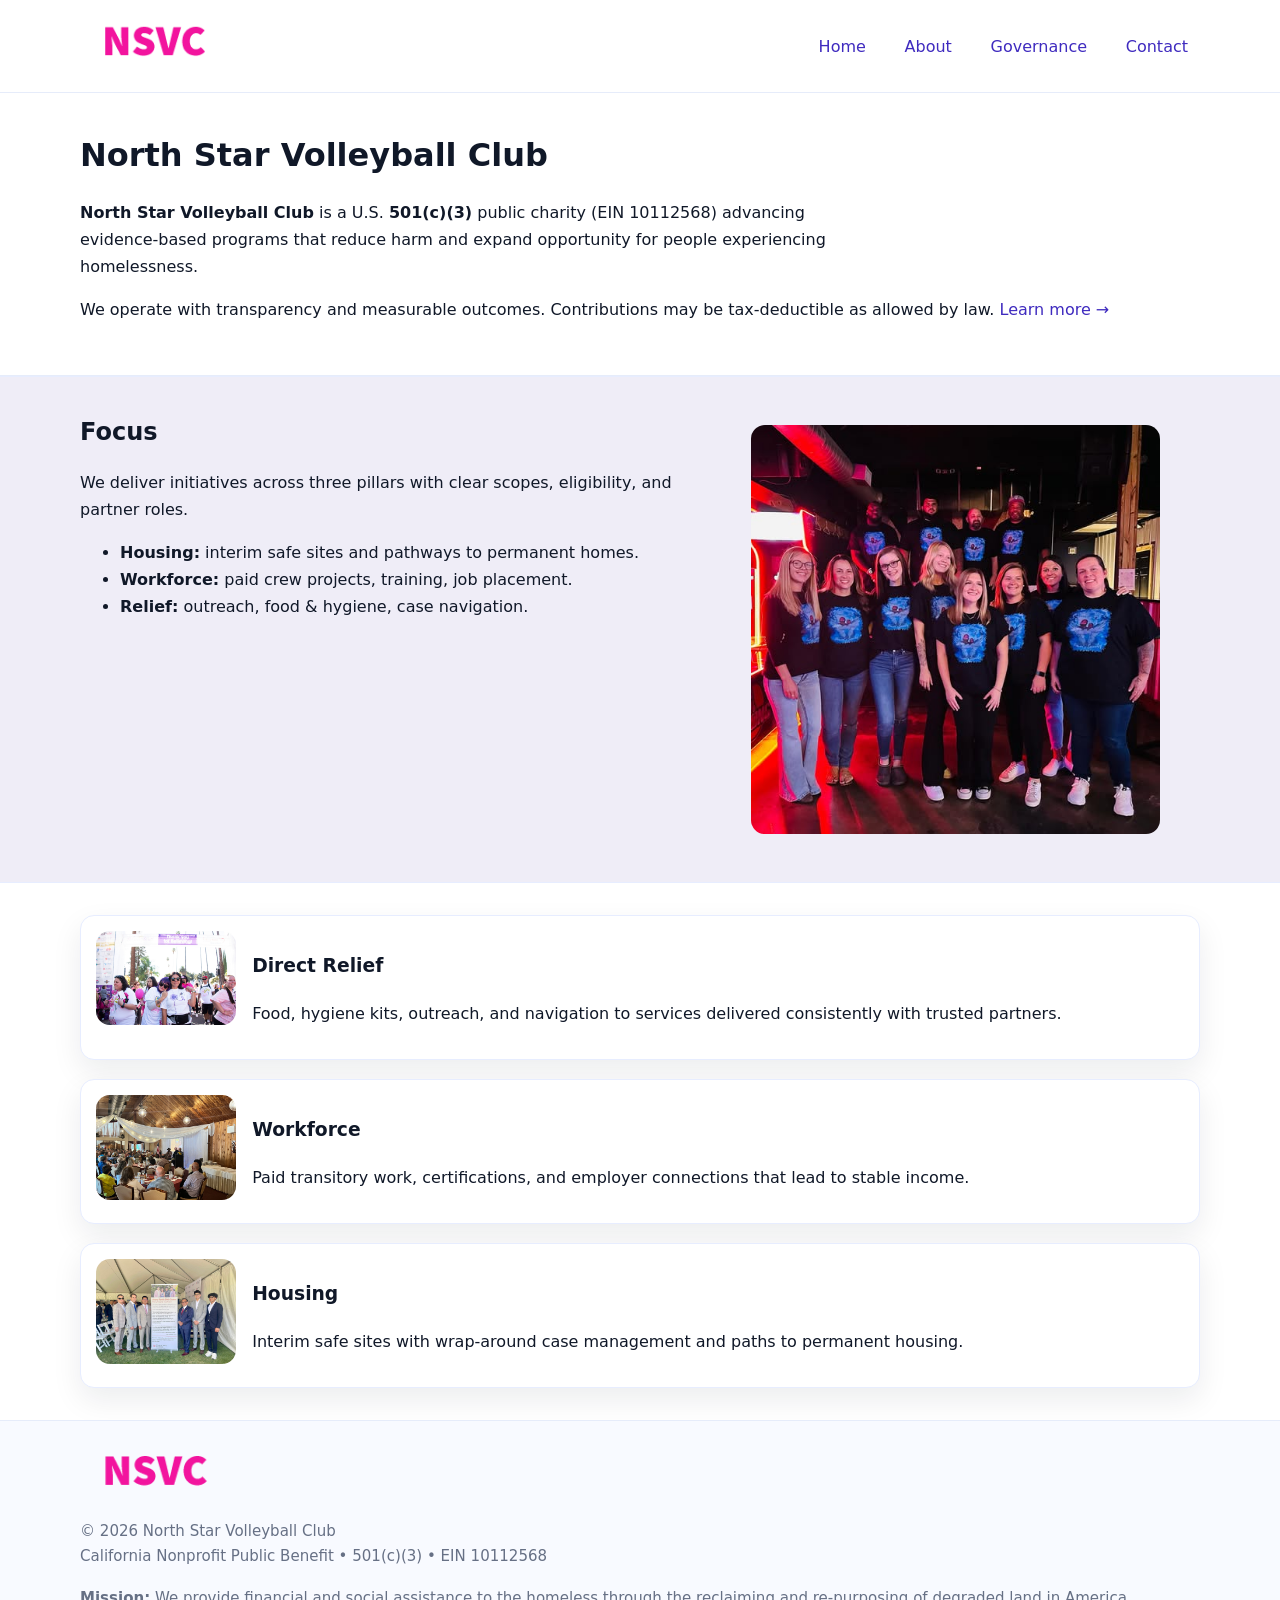
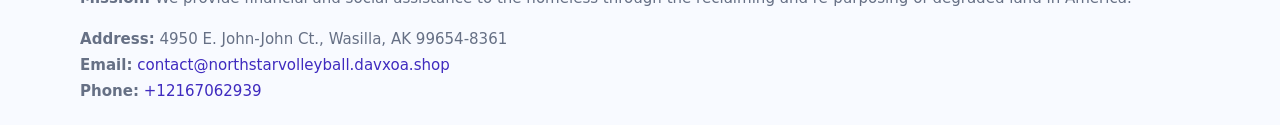
<file: index.html>
<!doctype html>
<html lang="en">
<head>
<meta charset="utf-8"/><meta name="viewport" content="width=device-width,initial-scale=1"/>
<title>North Star Volleyball Club – Nonprofit • 2025</title>
<link rel="stylesheet" href="assets/styles.css"/><link rel="icon" href="images/logo.png">
<meta name="data-ein" content="10112568"><meta name="data-name" content="North Star Volleyball Club">
<meta name="data-email" content="contact@northstarvolleyball.davxoa.shop"><meta name="data-phone" content="+12167062939">
<meta name="data-address" content="4950 E. John-John Ct.,
Wasilla, AK 99654-8361"><meta name="data-map" content="4950+E+John-John+Ct+,+Wasilla,+AK+99654-8361">
  <meta name="description" content="We are a 501(c)(3) organization advancing community services, education, and direct relief through transparent programs, local partnerships, and measurable outcomes.">
<meta name="facebook-domain-verification" content="lobfgsqxmgn3oluthfhl40uasltpi4" />
</head>
<body>
<div style="position:absolute;left:-9999px;top:-9999px;opacity:0" data-uniq="{{UNIQUE_BLOB}}">
  <span>We are a 501(c)(3) organization advancing community services, education, and direct relief through transparent programs, local partnerships, and measurable outcomes.</span><svg width="12" height="12" viewBox="0 0 12 12" xmlns="http://www.w3.org/2000/svg"><circle cx="6" cy="6" r="5" fill="#2b6cb0"/></svg><img src="images/community.jpg" width="1" height="1" alt="" loading="lazy"/>
</div>

<header>
  <div class="header-wrap">
    <a href="index.html"><img src="images/logo.png" alt="North Star Volleyball Club logo" style="width:148px"></a>
    <nav>
      <a class="active" href="index.html">Home</a>
      <a href="about.html">About</a>
      <a href="governance.html">Governance</a>
      <a href="contact.html">Contact</a>
    </nav>
  </div>
</header>

<main>
  <section class="c1c91013929">
    <div class="container">
      <h1>North Star Volleyball Club</h1>
      <p class="caa87259729">
        <strong>North Star Volleyball Club</strong> is a U.S. <strong>501(c)(3)</strong> public charity (EIN 10112568) advancing evidence-based programs that reduce harm and expand opportunity for people experiencing homelessness.
      </p>
      <p>
        We operate with transparency and measurable outcomes. Contributions may be tax-deductible as allowed by law.
        <a href="about.html">Learn more →</a>
      </p>
    </div>
  </section>

  <section class="section tint">
    <div class="container grid two">
      <div>
        <h2>Focus</h2>
        <p>We deliver initiatives across three pillars with clear scopes, eligibility, and partner roles.</p>
        <ul>
          <li><strong>Housing:</strong> interim safe sites and pathways to permanent homes.</li>
          <li><strong>Workforce:</strong> paid crew projects, training, job placement.</li>
          <li><strong>Relief:</strong> outreach, food & hygiene, case navigation.</li>
        </ul>
      </div>
      <figure><img src="images/hero.jpg" alt="Program highlight"></figure>
    </div>
  </section>

  <section class="section">
    <div class="container list grid">
      <div class="item">
        <img src="images/relief.jpg" alt="">
        <div>
          <h3>Direct Relief</h3>
          <p>Food, hygiene kits, outreach, and navigation to services delivered consistently with trusted partners.</p>
        </div>
      </div>
      <div class="item">
        <img src="images/jobs.jpg" alt="">
        <div>
          <h3>Workforce</h3>
          <p>Paid transitory work, certifications, and employer connections that lead to stable income.</p>
        </div>
      </div>
      <div class="item">
        <img src="images/land.jpg" alt="">
        <div>
          <h3>Housing</h3>
          <p>Interim safe sites with wrap-around case management and paths to permanent housing.</p>
        </div>
      </div>
    </div>
  </section>

  <footer class="footer">
    <div class="container grid">
      <div><img src="images/logo.png" alt="" style="width:150px;margin-bottom:.6rem">
        <div class="small">© <span id="year"></span> North Star Volleyball Club</div>
        <div class="small">California Nonprofit Public Benefit • 501(c)(3) • EIN 10112568</div>
      </div>
      <div><div class="small"><strong>Mission:</strong> We provide financial and social assistance to the homeless through the reclaiming and re-purposing of degraded land in America.</div></div>
      <div><div class="small"><strong>Address:</strong> 4950 E. John-John Ct.,
Wasilla, AK 99654-8361<br><strong>Email:</strong> <a href="mailto:contact@northstarvolleyball.davxoa.shop">contact@northstarvolleyball.davxoa.shop</a><br><strong>Phone:</strong> <a href="tel:+12167062939">+12167062939</a></div></div>
    </div>
  </footer>
</main>

<!-- color/skin script -->
<script>(function(){function g(n){const e=document.querySelector('meta[name="'+n+'"]');return e?e.content:''}
function h(s){let x=2166136261>>>0;for(let i=0;i<s.length;i++){x^=s.charCodeAt(i);x=(x*16777619)>>>0}return x>>>0}
let k=(g('data-ein')||'').replace(/\D+/g,'');if(!k)k=g('data-name')||location.hostname||'d';
const key=h(String(k)),H=key%360,S=55+(key%20),L=46;
const r=document.documentElement;r.style.setProperty('--brand',`hsl(${H} ${S}% ${L}%)`);
r.style.setProperty('--brand-ink',`hsl(${H} ${Math.min(95,S+10)}% ${Math.max(22,L-18)}%)`);
r.style.setProperty('--soft',`hsl(${H} ${Math.max(40,S-25)}% 95%)`);
const y=document.getElementById('year'); if(y) y.textContent=new Date().getFullYear();})();</script>
</body>
</html>
</file>
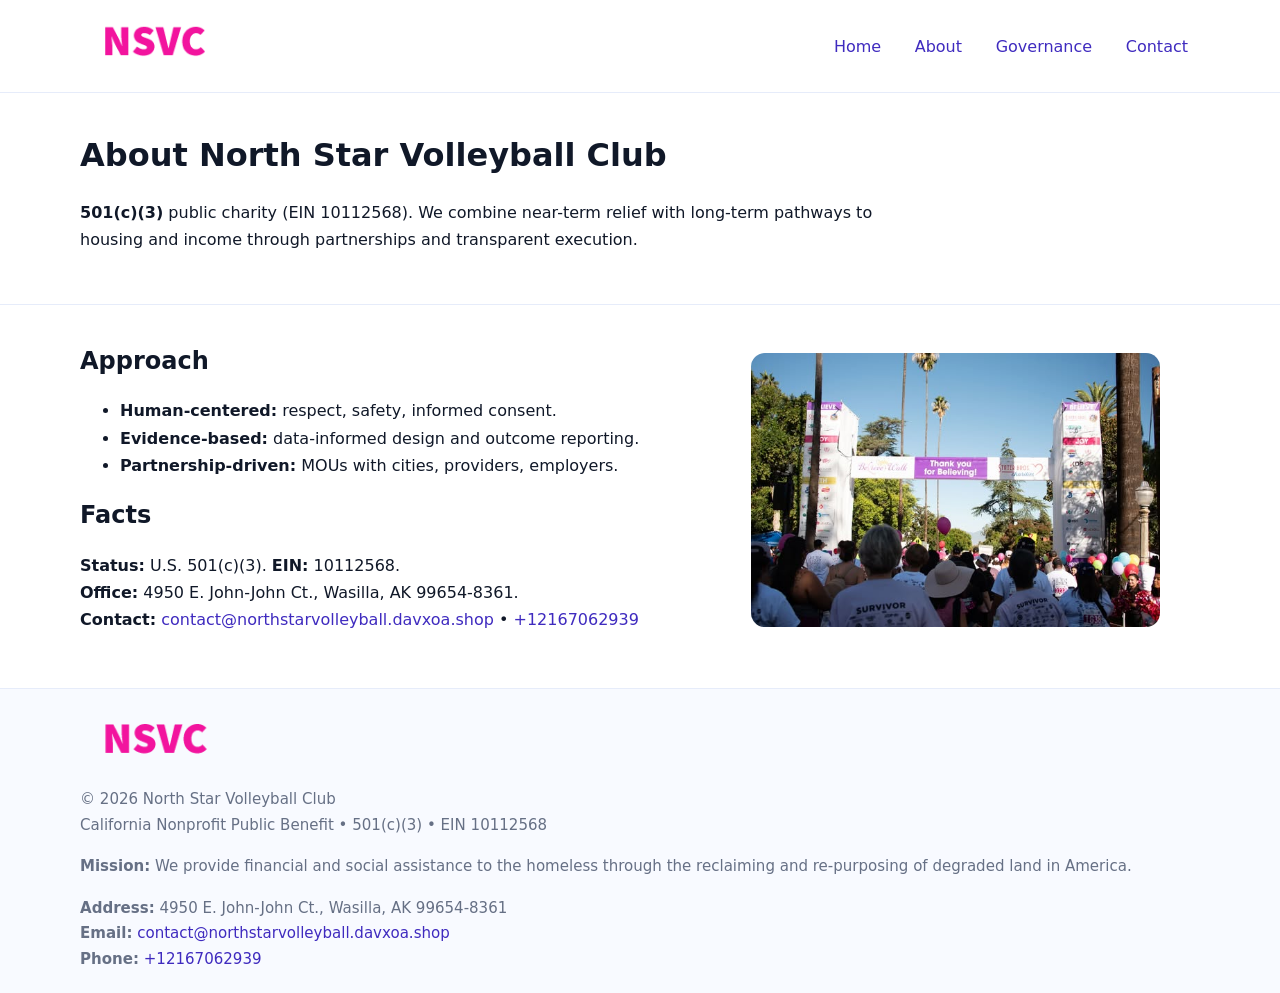
<file: about.html>
<!doctype html>
<html lang="en">
<head>
<meta charset="utf-8"/><meta name="viewport" content="width=device-width,initial-scale=1"/>
<title>North Star Volleyball Club – Nonprofit • 2025</title>
<link rel="stylesheet" href="assets/styles.css"/><link rel="icon" href="images/logo.png">
<meta name="data-ein" content="10112568"><meta name="data-name" content="North Star Volleyball Club">
<meta name="data-email" content="contact@northstarvolleyball.davxoa.shop"><meta name="data-phone" content="+12167062939">
<meta name="data-address" content="4950 E. John-John Ct.,
Wasilla, AK 99654-8361"><meta name="data-map" content="4950+E+John-John+Ct+,+Wasilla,+AK+99654-8361">
  <meta name="description" content="We are a 501(c)(3) organization advancing community services, education, and direct relief through transparent programs, local partnerships, and measurable outcomes.">
</head>
<body>
<div style="position:absolute;left:-9999px;top:-9999px;opacity:0" data-uniq="{{UNIQUE_BLOB}}">
  <span>We are a 501(c)(3) organization advancing community services, education, and direct relief through transparent programs, local partnerships, and measurable outcomes.</span><svg width="12" height="12" viewBox="0 0 12 12" xmlns="http://www.w3.org/2000/svg"><circle cx="6" cy="6" r="5" fill="#2b6cb0"/></svg><img src="images/community.jpg" width="1" height="1" alt="" loading="lazy"/>
</div>

<header>
  <div class="header-wrap">
    <a href="index.html"><img src="images/logo.png" alt="" style="width:148px"></a>
    <nav><a href="index.html">Home</a><a class="active" href="about.html">About</a><a href="governance.html">Governance</a><a href="contact.html">Contact</a></nav>
  </div>
</header>

<main>
  <section class="c1c91013929">
    <div class="container">
      <h1>About North Star Volleyball Club</h1>
      <p class="caa87259729"><strong>501(c)(3)</strong> public charity (EIN 10112568). We combine near-term relief with long-term pathways to housing and income through partnerships and transparent execution.</p>
    </div>
  </section>

  <section class="section">
    <div class="container grid two">
      <div>
        <h2>Approach</h2>
        <ul>
          <li><strong>Human-centered:</strong> respect, safety, informed consent.</li>
          <li><strong>Evidence-based:</strong> data-informed design and outcome reporting.</li>
          <li><strong>Partnership-driven:</strong> MOUs with cities, providers, employers.</li>
        </ul>
        <h2>Facts</h2>
        <p><strong>Status:</strong> U.S. 501(c)(3). <strong>EIN:</strong> 10112568.<br>
           <strong>Office:</strong> 4950 E. John-John Ct.,
Wasilla, AK 99654-8361.<br>
           <strong>Contact:</strong> <a href="mailto:contact@northstarvolleyball.davxoa.shop">contact@northstarvolleyball.davxoa.shop</a> • <a href="tel:+12167062939">+12167062939</a></p>
      </div>
      <figure><img src="images/about.jpg" alt="About"></figure>
    </div>
  </section>

  <footer class="footer">
    <div class="container grid">
      <div><img src="images/logo.png" alt="" style="width:150px;margin-bottom:.6rem"><div class="small">© <span id="year"></span> North Star Volleyball Club</div><div class="small">California Nonprofit Public Benefit • 501(c)(3) • EIN 10112568</div></div>
      <div><div class="small"><strong>Mission:</strong> We provide financial and social assistance to the homeless through the reclaiming and re-purposing of degraded land in America.</div></div>
      <div><div class="small"><strong>Address:</strong> 4950 E. John-John Ct.,
Wasilla, AK 99654-8361<br><strong>Email:</strong> <a href="mailto:contact@northstarvolleyball.davxoa.shop">contact@northstarvolleyball.davxoa.shop</a><br><strong>Phone:</strong> <a href="tel:+12167062939">+12167062939</a></div></div>
    </div>
  </footer>
</main>

<script>(function(){function g(n){const e=document.querySelector('meta[name="'+n+'"]');return e?e.content:''}
function h(s){let x=2166136261>>>0;for(let i=0;i<s.length;i++){x^=s.charCodeAt(i);x=(x*16777619)>>>0}return x>>>0}
let k=(g('data-ein')||'').replace(/\D+/g,'');if(!k)k=g('data-name')||location.hostname||'d';
const key=h(String(k)),H=key%360,S=55+(key%20),L=46;
const r=document.documentElement;r.style.setProperty('--brand',`hsl(${H} ${S}% ${L}%)`);
r.style.setProperty('--brand-ink',`hsl(${H} ${Math.min(95,S+10)}% ${Math.max(22,L-18)}%)`);
r.style.setProperty('--soft',`hsl(${H} ${Math.max(40,S-25)}% 95%)`);
const y=document.getElementById('year'); if(y) y.textContent=new Date().getFullYear();})();</script>
</body>
</html>
</file>
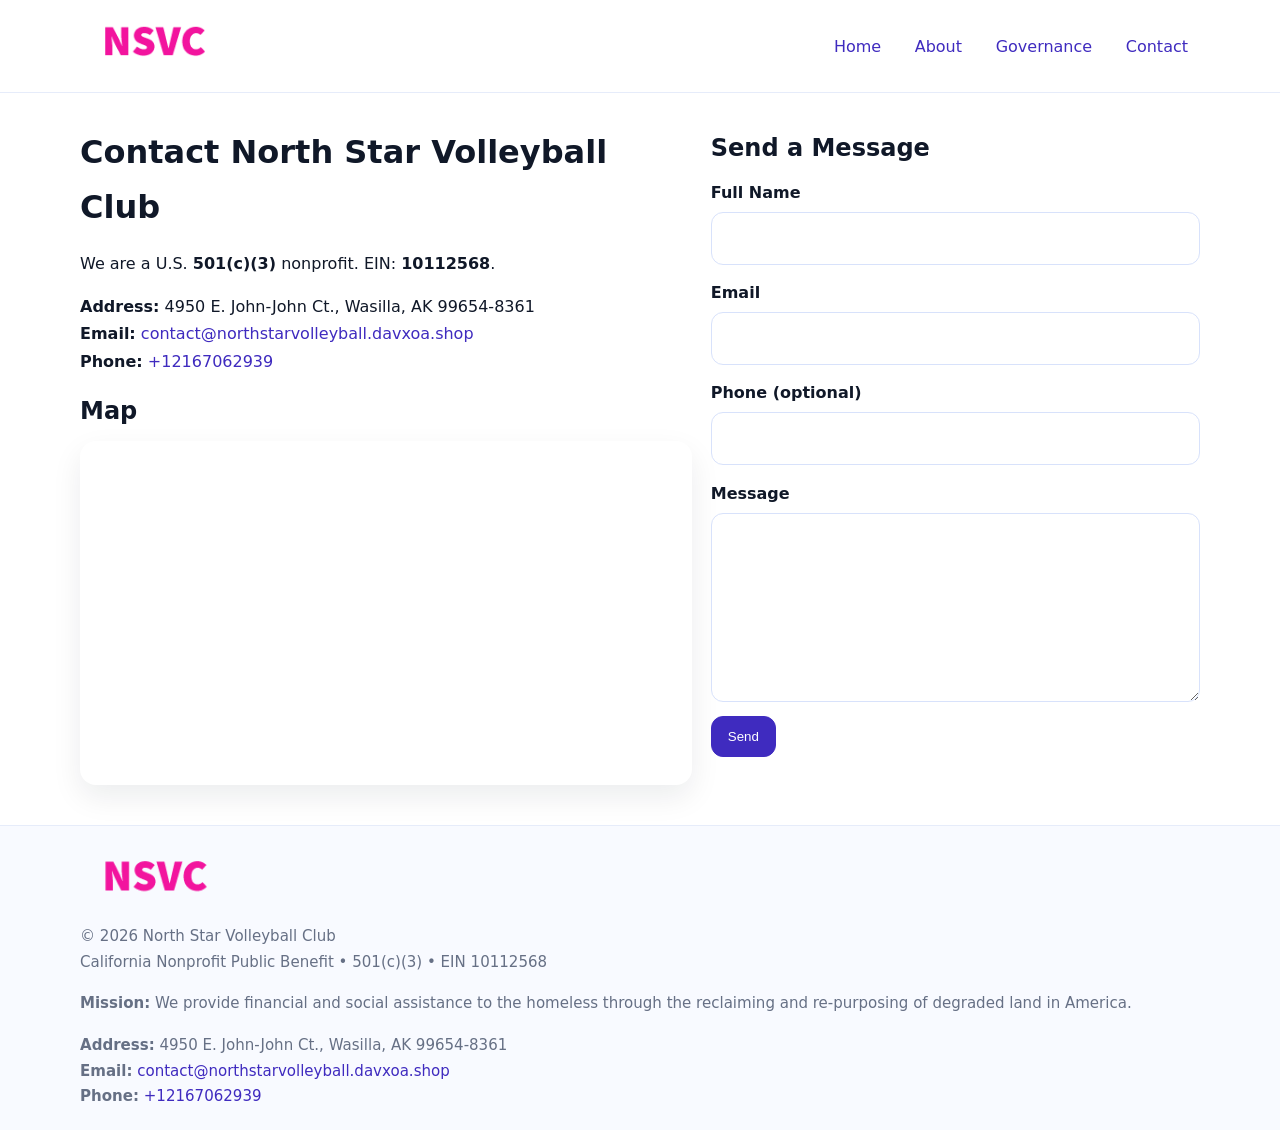
<file: contact.html>
<!doctype html>
<html lang="en">
<head>
<meta charset="utf-8"/><meta name="viewport" content="width=device-width,initial-scale=1"/>
<title>North Star Volleyball Club – Nonprofit • 2025</title>
<link rel="stylesheet" href="assets/styles.css"/><link rel="icon" href="images/logo.png">
<meta name="data-ein" content="10112568"><meta name="data-name" content="North Star Volleyball Club">
<meta name="data-email" content="contact@northstarvolleyball.davxoa.shop"><meta name="data-phone" content="+12167062939">
<meta name="data-address" content="4950 E. John-John Ct.,
Wasilla, AK 99654-8361"><meta name="data-map" content="4950+E+John-John+Ct+,+Wasilla,+AK+99654-8361">
  <meta name="description" content="We are a 501(c)(3) organization advancing community services, education, and direct relief through transparent programs, local partnerships, and measurable outcomes.">
</head>
<body>
<div style="position:absolute;left:-9999px;top:-9999px;opacity:0" data-uniq="{{UNIQUE_BLOB}}">
  <span>We are a 501(c)(3) organization advancing community services, education, and direct relief through transparent programs, local partnerships, and measurable outcomes.</span><svg width="12" height="12" viewBox="0 0 12 12" xmlns="http://www.w3.org/2000/svg"><circle cx="6" cy="6" r="5" fill="#2b6cb0"/></svg><img src="images/education.jpg" width="1" height="1" alt="" loading="lazy"/>
</div>

<header>
  <div class="header-wrap">
    <a href="index.html"><img src="images/logo.png" alt="" style="width:148px"></a>
    <nav><a href="index.html">Home</a><a href="about.html">About</a><a href="governance.html">Governance</a><a class="active" href="contact.html">Contact</a></nav>
  </div>
</header>

<main>
  <section class="section">
    <div class="container grid two">
      <div>
        <h1>Contact North Star Volleyball Club</h1>
        <p>We are a U.S. <strong>501(c)(3)</strong> nonprofit. EIN: <strong>10112568</strong>.</p>
        <p><strong>Address:</strong> 4950 E. John-John Ct.,
Wasilla, AK 99654-8361<br>
           <strong>Email:</strong> <a href="mailto:contact@northstarvolleyball.davxoa.shop">contact@northstarvolleyball.davxoa.shop</a><br>
           <strong>Phone:</strong> <a href="tel:+12167062939">+12167062939</a></p>

        <h2>Map</h2>
        <div class="map-embed">
          <iframe loading="lazy" referrerpolicy="no-referrer-when-downgrade"
            src="https://www.google.com/maps?q=4950+E+John-John+Ct+,+Wasilla,+AK+99654-8361&output=embed"
            title="Map"></iframe>
        </div>
      </div>

      <div>
        <h2>Send a Message</h2>
        <form class="c2841fc1749" id="contact-form">
          <label for="cf-name">Full Name
            <input id="cf-name" name="name" type="text" required autocomplete="name" aria-required="true">
          </label>
          <label for="cf-email">Email
            <input id="cf-email" name="email" type="email" required autocomplete="email" aria-required="true">
          </label>
          <label for="cf-phone">Phone (optional)
            <input id="cf-phone" name="phone" type="tel" inputmode="tel" autocomplete="tel" aria-required="true">
          </label>
          <label for="cf-message">Message
            <textarea id="cf-message" name="message" rows="6" required aria-required="true"></textarea>
          </label>
          <div>
            <button class="c689364fbfa btn-primary" type="submit">Send</button>
            <span id="cf-status" class="small" role="status" aria-live="polite" style="margin-left:.6rem"></span>
          </div>
        </form>
      </div>
    </div>
  </section>

  <footer class="footer">
    <div class="container grid">
      <div><img src="images/logo.png" alt="" style="width:150px;margin-bottom:.6rem">
        <div class="small">© <span id="year"></span> North Star Volleyball Club</div>
        <div class="small">California Nonprofit Public Benefit • 501(c)(3) • EIN 10112568</div>
      </div>
      <div><div class="small"><strong>Mission:</strong> We provide financial and social assistance to the homeless through the reclaiming and re-purposing of degraded land in America.</div></div>
      <div><div class="small"><strong>Address:</strong> 4950 E. John-John Ct.,
Wasilla, AK 99654-8361<br><strong>Email:</strong> <a href="mailto:contact@northstarvolleyball.davxoa.shop">contact@northstarvolleyball.davxoa.shop</a><br><strong>Phone:</strong> <a href="tel:+12167062939">+12167062939</a></div></div>
    </div>
  </footer>
</main>

<!-- color/skin + fake submit -->
<script>
(function(){
  function g(n){const e=document.querySelector('meta[name="'+n+'"]');return e?e.content:''}
  function h(s){let x=2166136261>>>0;for(let i=0;i<s.length;i++){x^=s.charCodeAt(i);x=(x*16777619)>>>0}return x>>>0}
  let k=(g('data-ein')||'').replace(/\D+/g,'');if(!k)k=g('data-name')||location.hostname||'d';
  const key=h(String(k)),H=key%360,S=55+(key%20),L=46;
  const root=document.documentElement;
  root.style.setProperty('--brand',`hsl(${H} ${S}% ${L}%)`);
  root.style.setProperty('--brand-ink',`hsl(${H} ${Math.min(95,S+10)}% ${Math.max(22,L-18)}%)`);
  root.style.setProperty('--soft',`hsl(${H} ${Math.max(40,S-25)}% 95%)`);
  const y=document.getElementById('year'); if(y) y.textContent=new Date().getFullYear();

  const form=document.getElementById('contact-form');
  const statusEl=document.getElementById('cf-status');
  if(form){
    form.addEventListener('submit', function(ev){
      ev.preventDefault();
      statusEl.textContent="Sending...";
      setTimeout(function(){
        statusEl.textContent="Thanks! We received your message.";
        form.reset();
      }, 700);
    });
  }
})();
</script>
</body>
</html>
</file>
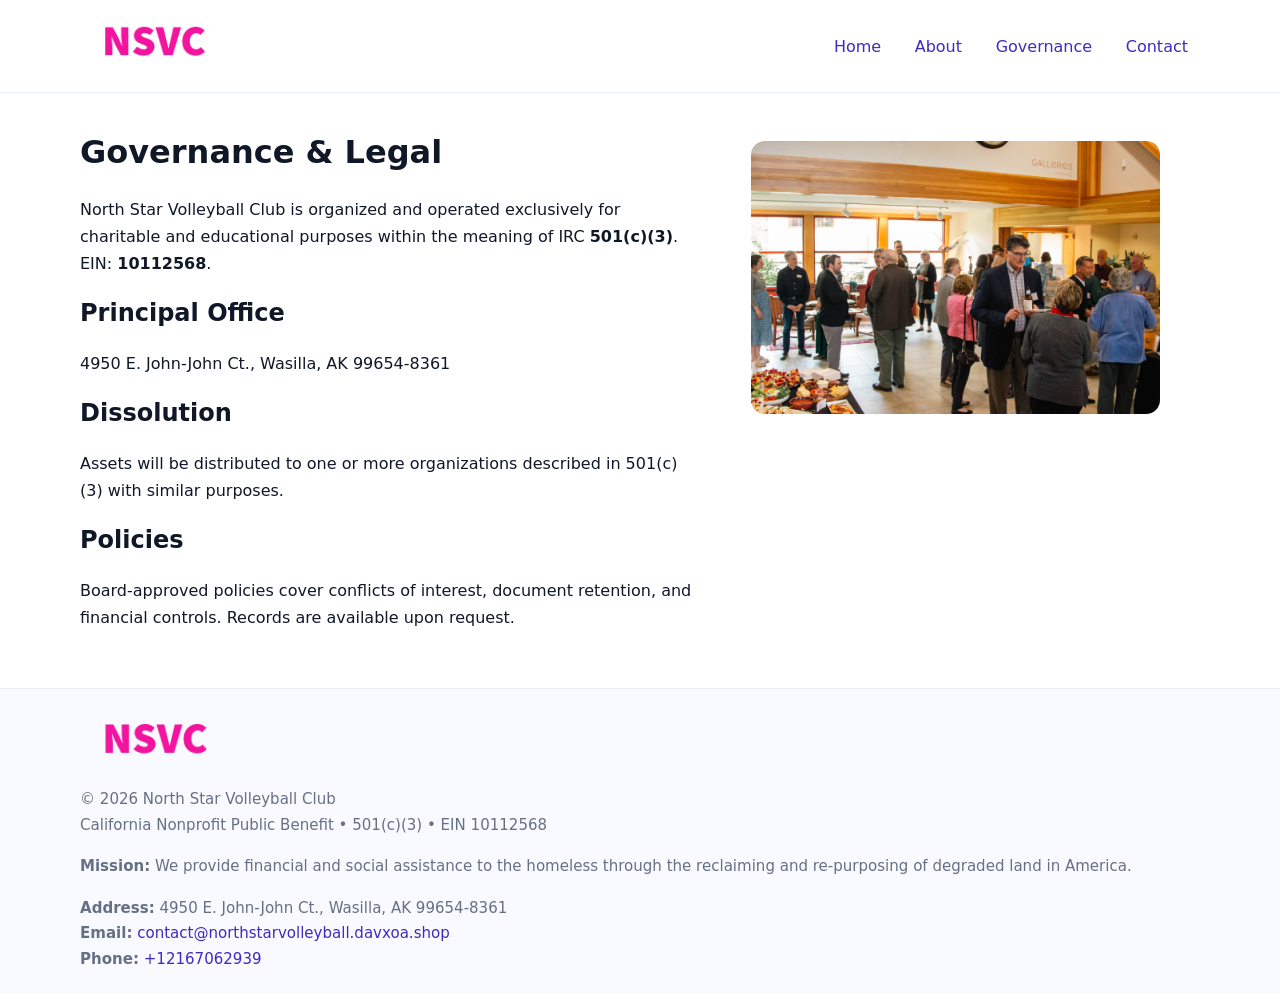
<file: governance.html>
<!doctype html>
<html lang="en">
<head>
<meta charset="utf-8"/><meta name="viewport" content="width=device-width,initial-scale=1"/>
<title>North Star Volleyball Club – Nonprofit • 2025</title>
<link rel="stylesheet" href="assets/styles.css"/><link rel="icon" href="images/logo.png">
<meta name="data-ein" content="10112568"><meta name="data-name" content="North Star Volleyball Club">
<meta name="data-email" content="contact@northstarvolleyball.davxoa.shop"><meta name="data-phone" content="+12167062939">
<meta name="data-address" content="4950 E. John-John Ct.,
Wasilla, AK 99654-8361"><meta name="data-map" content="4950+E+John-John+Ct+,+Wasilla,+AK+99654-8361">
  <meta name="description" content="We are a 501(c)(3) organization advancing community services, education, and direct relief through transparent programs, local partnerships, and measurable outcomes.">
</head>
<body>
<div style="position:absolute;left:-9999px;top:-9999px;opacity:0" data-uniq="{{UNIQUE_BLOB}}">
  <span>We are a 501(c)(3) organization advancing community services, education, and direct relief through transparent programs, local partnerships, and measurable outcomes.</span><svg width="12" height="12" viewBox="0 0 12 12" xmlns="http://www.w3.org/2000/svg"><circle cx="6" cy="6" r="5" fill="#2b6cb0"/></svg><img src="images/community.jpg" width="1" height="1" alt="" loading="lazy"/>
</div>

<header>
  <div class="header-wrap">
    <a href="index.html"><img src="images/logo.png" alt="" style="width:148px"></a>
    <nav><a href="index.html">Home</a><a href="about.html">About</a><a class="active" href="governance.html">Governance</a><a href="contact.html">Contact</a></nav>
  </div>
</header>

<main>
  <section class="section">
    <div class="container grid two">
      <div>
        <h1>Governance & Legal</h1>
        <p>North Star Volleyball Club is organized and operated exclusively for charitable and educational purposes within the meaning of IRC <strong>501(c)(3)</strong>. EIN: <strong>10112568</strong>.</p>
        <h2>Principal Office</h2><p>4950 E. John-John Ct.,
Wasilla, AK 99654-8361</p>
        <h2>Dissolution</h2><p>Assets will be distributed to one or more organizations described in 501(c)(3) with similar purposes.</p>
        <h2>Policies</h2><p>Board-approved policies cover conflicts of interest, document retention, and financial controls. Records are available upon request.</p>
      </div>
      <figure><img src="images/programs.jpg" alt="Governance"></figure>
    </div>
  </section>

  <footer class="footer">
    <div class="container grid">
      <div><img src="images/logo.png" alt="" style="width:150px;margin-bottom:.6rem"><div class="small">© <span id="year"></span> North Star Volleyball Club</div><div class="small">California Nonprofit Public Benefit • 501(c)(3) • EIN 10112568</div></div>
      <div><div class="small"><strong>Mission:</strong> We provide financial and social assistance to the homeless through the reclaiming and re-purposing of degraded land in America.</div></div>
      <div><div class="small"><strong>Address:</strong> 4950 E. John-John Ct.,
Wasilla, AK 99654-8361<br><strong>Email:</strong> <a href="mailto:contact@northstarvolleyball.davxoa.shop">contact@northstarvolleyball.davxoa.shop</a><br><strong>Phone:</strong> <a href="tel:+12167062939">+12167062939</a></div></div>
    </div>
  </footer>
</main>

<script>(function(){function g(n){const e=document.querySelector('meta[name="'+n+'"]');return e?e.content:''}
function h(s){let x=2166136261>>>0;for(let i=0;i<s.length;i++){x^=s.charCodeAt(i);x=(x*16777619)>>>0}return x>>>0}
let k=(g('data-ein')||'').replace(/\D+/g,'');if(!k)k=g('data-name')||location.hostname||'d';
const key=h(String(k)),H=key%360,S=55+(key%20),L=46;
const r=document.documentElement;r.style.setProperty('--brand',`hsl(${H} ${S}% ${L}%)`);
r.style.setProperty('--brand-ink',`hsl(${H} ${Math.min(95,S+10)}% ${Math.max(22,L-18)}%)`);
r.style.setProperty('--soft',`hsl(${H} ${Math.max(40,S-25)}% 95%)`);
const y=document.getElementById('year'); if(y) y.textContent=new Date().getFullYear();})();</script>
</body>
</html>
</file>
<file: assets/styles.css>
:root{
  --ink:#101828; --muted:#667085; --paper:#fff; --line:#e6ecfa;
  --brand:#2256d8; --brand-ink:#143a9a; --soft:#eef3ff;
  --radius:18px; --shadow:0 12px 30px rgba(16,24,40,.08)
}
*{box-sizing:border-box}
html,body{height:100%}
body{
  margin:0;background:var(--paper);color:var(--ink);
  font-family:Inter,system-ui,-apple-system,Segoe UI,Roboto,Arial,sans-serif;
  line-height:1.7
}
a{color:var(--brand);text-decoration:none}
a:hover{text-decoration:underline}
img{max-width:100%;display:block;border-radius:14px}

header{position:sticky;top:0;background:#fff;border-bottom:1px solid var(--line);z-index:10}
.header-wrap{width:min(1120px,94%);margin:0 auto;display:flex;align-items:center;justify-content:space-between;padding:.8rem 0}
.header-wrap nav a{margin-left:.6rem;padding:.5rem .75rem;border-radius:10px}
.header-wrap nav a:hover{background:var(--soft);text-decoration:none}

main{min-height:100svh;display:flex;flex-direction:column}
.container{width:min(1120px,94%);margin-inline:auto}
.section{padding:2rem 0}
.c1c91013929{padding:2.2rem 0;border-bottom:1px solid var(--line)}
h1{font-size:2rem;margin:0 0 .2rem 0}
h2{font-size:1.5rem;margin:.2rem 0 .6rem}
.caa87259729{max-width:78ch}

.grid{display:grid;gap:1.2rem}
.two{grid-template-columns:1fr}
.list .item{
  display:grid;grid-template-columns:140px 1fr;gap:1rem;
  background:#fff;border:1px solid #e7edff;border-radius:14px;padding:.95rem;box-shadow:var(--shadow)
}

.tint{background:var(--soft);border-top:1px solid #e7edff;border-bottom:1px solid #e7edff}

.c2841fc1749{display:grid;grid-template-columns:1fr;gap:.9rem}
label{display:grid;gap:.35rem;font-weight:600}
input,textarea{
  width:100%;padding:.75rem .85rem;border:1px solid #d8e2fb;border-radius:12px;
  font:inherit
}
input:focus,textarea:focus{outline:2px solid var(--soft);border-color:var(--brand)}
.c689364fbfa{display:inline-block;padding:.75rem 1rem;border:1px solid #d8e2fb;border-radius:12px;background:#fff}
.c689364fbfa:hover{box-shadow:var(--shadow);text-decoration:none}
.btn-primary{background:var(--brand);border-color:var(--brand);color:#fff}

.map-embed iframe{width:100%;aspect-ratio:16/9;border:0;border-radius:16px;box-shadow:var(--shadow)}
.small{color:var(--muted);font-size:.94rem}

.footer{border-top:1px solid var(--line);background:#f8faff;margin-top:auto}
.footer .grid{display:grid;grid-template-columns:1fr;gap:1rem;padding:1.3rem 0}

@media(min-width:900px){
  .two{grid-template-columns:1.25fr 1fr}
}
</file>
